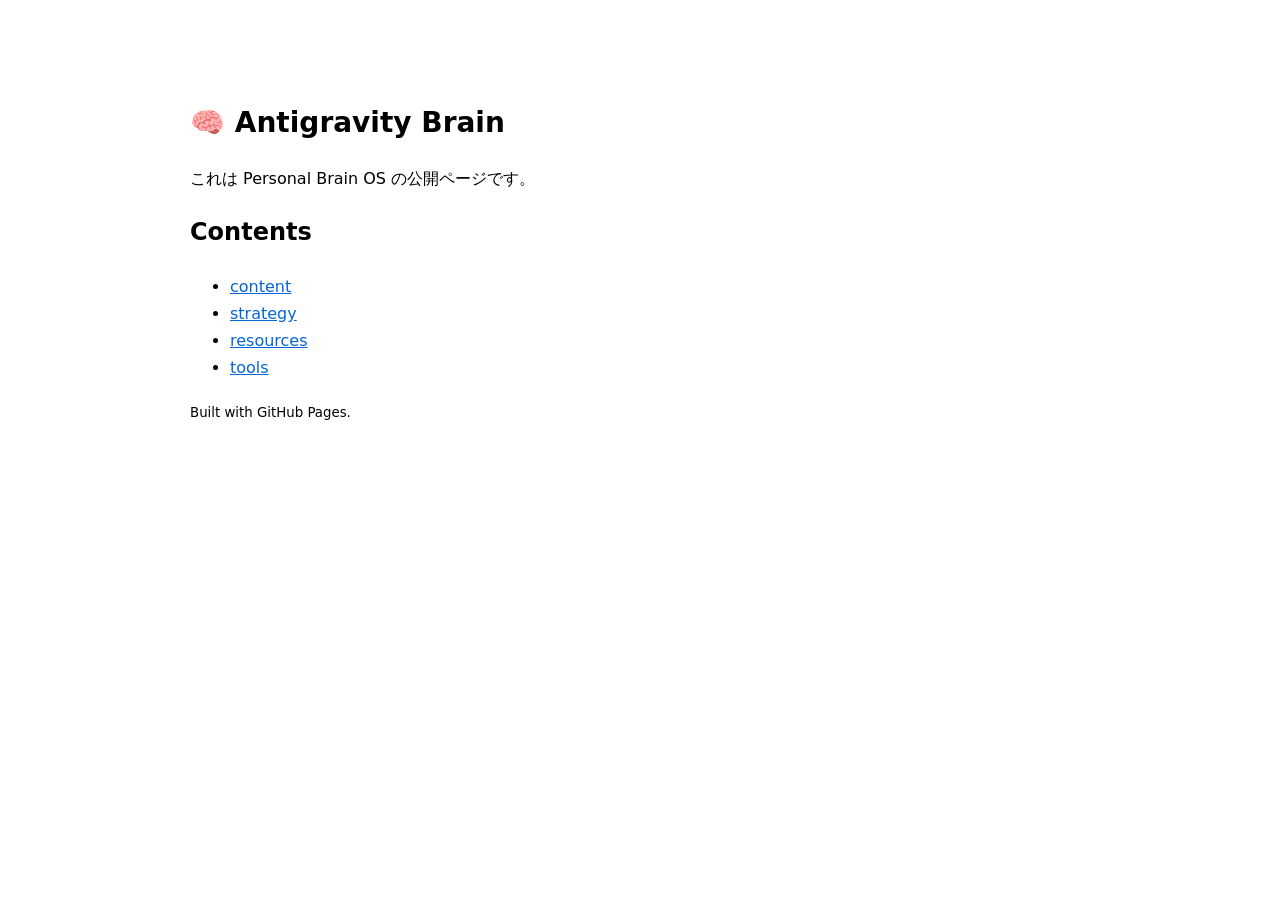
<file: index.html>
<!doctype html>
<html lang="ja">
<head>
<meta charset="utf-8">
<meta name="viewport" content="width=device-width, initial-scale=1">
<title>Antigravity Brain</title>

<style>
body {
  font-family: -apple-system, system-ui, sans-serif;
  max-width: 900px;
  margin: 60px auto;
  line-height: 1.7;
  padding: 20px;
}
h1 { font-size: 28px; }
a { color: #0366d6; }
</style>
</head>

<body>

<h1>🧠 Antigravity Brain</h1>

<p>これは Personal Brain OS の公開ページです。</p>

<h2>Contents</h2>
<ul>
<li><a href="./content/">content</a></li>
<li><a href="./strategy/">strategy</a></li>
<li><a href="./resources/">resources</a></li>
<li><a href="./tools/">tools</a></li>
</ul>

<p><small>Built with GitHub Pages.</small></p>

</body>
</html>
</file>
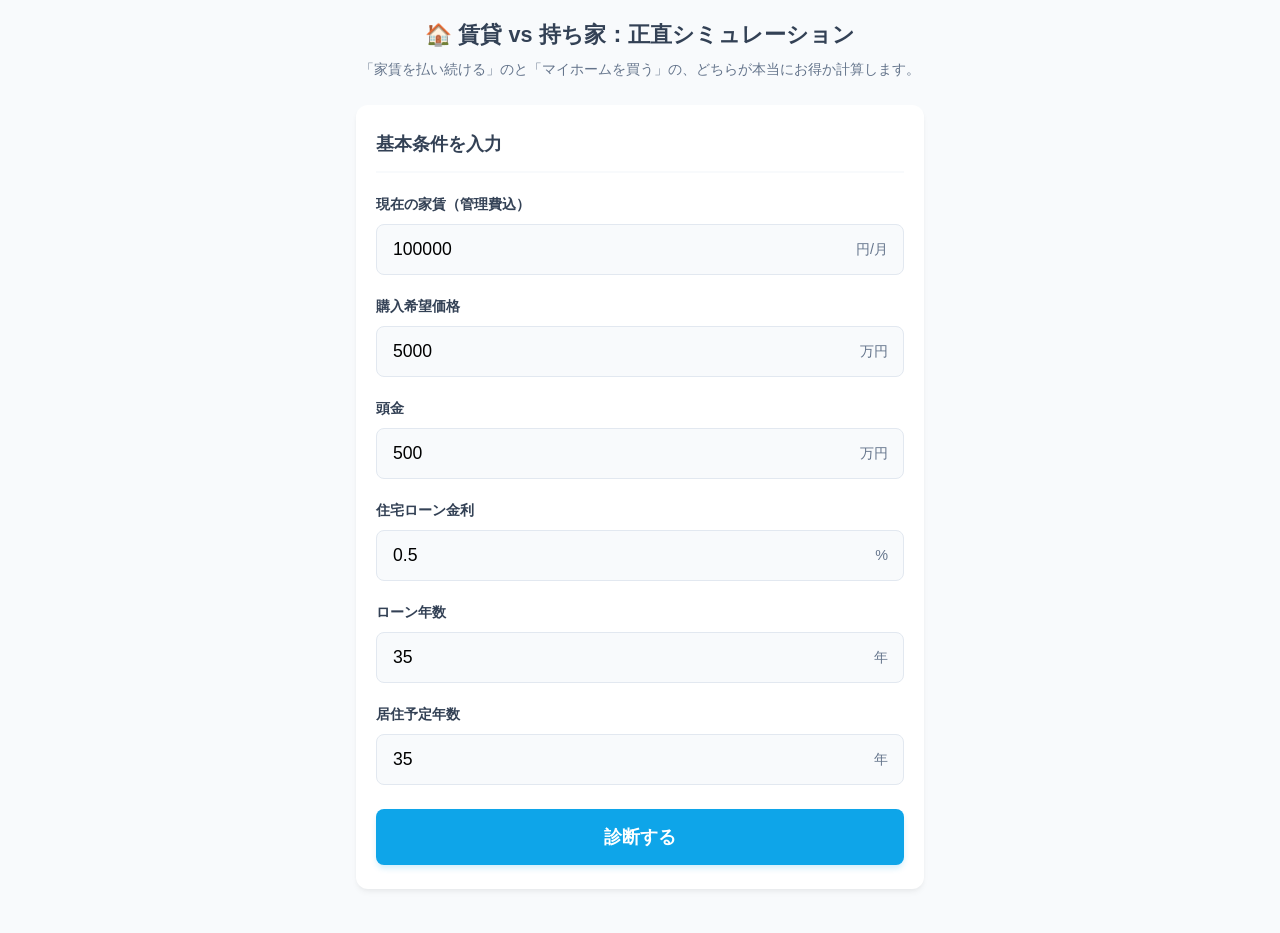
<file: tools/rent_vs_buy_v2/web/index.html>
<!DOCTYPE html>
<html lang="ja">

<head>
    <meta charset="UTF-8">
    <meta name="viewport" content="width=device-width, initial-scale=1.0">
    <title>賃貸 vs 持ち家 シミュレーション | マイホーム診断</title>
    <link rel="stylesheet" href="style.css">
</head>

<body>
    <div class="app-wrapper">
        <header class="app-header">
            <h1>🏠 賃貸 vs 持ち家：正直シミュレーション</h1>
            <p class="app-subtitle">「家賃を払い続ける」のと「マイホームを買う」の、どちらが本当にお得か計算します。</p>
        </header>

        <main class="container">
            <!-- 入力セクション -->
            <section class="input-section">
                <h2>基本条件を入力</h2>

                <div class="input-grid">
                    <div class="input-group">
                        <label for="current-rent">現在の家賃（管理費込）</label>
                        <div class="input-wrapper">
                            <input type="number" id="current-rent" value="100000" step="1000">
                            <span class="unit">円/月</span>
                        </div>
                    </div>

                    <div class="input-group">
                        <label for="buy-price">購入希望価格</label>
                        <div class="input-wrapper">
                            <input type="number" id="buy-price" value="5000">
                            <span class="unit">万円</span>
                        </div>
                    </div>

                    <div class="input-group">
                        <label for="down-payment">頭金</label>
                        <div class="input-wrapper">
                            <input type="number" id="down-payment" value="500">
                            <span class="unit">万円</span>
                        </div>
                    </div>

                    <div class="input-group">
                        <label for="interest-rate">住宅ローン金利</label>
                        <div class="input-wrapper">
                            <input type="number" id="interest-rate" value="0.5" step="0.1">
                            <span class="unit">%</span>
                        </div>
                    </div>

                    <div class="input-group">
                        <label for="loan-term">ローン年数</label>
                        <div class="input-wrapper">
                            <input type="number" id="loan-term" value="35">
                            <span class="unit">年</span>
                        </div>
                    </div>

                    <div class="input-group">
                        <label for="years-owned">居住予定年数</label>
                        <div class="input-wrapper">
                            <input type="number" id="years-owned" value="35">
                            <span class="unit">年</span>
                        </div>
                    </div>
                </div>

                <button id="calc-button" class="btn-primary">診断する</button>
            </section>

            <!-- 結果サマリー -->
            <section id="result-section" class="result-section" style="display: none;">
                <div id="result-card" class="result-card">
                    <div class="result-diff-label">差額</div>
                    <div id="result-diff-value" class="result-diff-value">¥---</div>
                    <div id="result-conclusion" class="result-conclusion">結論：---</div>
                    <div id="result-reason" class="result-reason">理由：---</div>
                    <div id="result-breakeven" class="result-breakeven">損益分岐点：---</div>
                </div>

                <!-- 住宅判断タイプ (将来接続用プレースホルダー) -->
                <div id="type-diagnosis-placeholder" class="placeholder-box">
                    <p class="placeholder-title">【将来連携】住宅判断タイプ（type_diagnosis）</p>
                    <p class="placeholder-desc">タイプ診断結果がここに表示されます</p>
                </div>

                <!-- CTA -->
                <div class="cta-section">
                    <button id="cta-recalc" class="btn-secondary">条件を変えて再診断</button>
                    <!-- loan_safety 将来接続用 -->
                    <button id="cta-loan-safety" class="btn-primary btn-large">
                        借りられる目安チェック（loan_safety等へ）<span class="arrow">›</span>
                    </button>
                </div>

                <!-- LINE連携 (将来接続用プレースホルダー) -->
                <div id="line-integration-placeholder" class="placeholder-box">
                    <p class="placeholder-title">【将来連携】LINEで結果を保存</p>
                    <p class="placeholder-desc">LINE連携導線がここに表示されます</p>
                </div>
            </section>
        </main>
    </div>
    <script src="app.js"></script>
</body>

</html>
</file>
<file: tools/rent_vs_buy_v2/web/style.css>
:root {
    --primary-color: #0ea5e9;
    --primary-hover: #0284c7;
    --text-main: #334155;
    --text-muted: #64748b;
    --bg-main: #f8fafc;
    --bg-card: #ffffff;
    --border-color: #e2e8f0;
    --win-buy: #10b981;
    --win-rent: #f59e0b;
}

* {
    box-sizing: border-box;
    margin: 0;
    padding: 0;
}

body {
    font-family: -apple-system, BlinkMacSystemFont, "Segoe UI", Roboto, "Helvetica Neue", Arial, sans-serif;
    background-color: var(--bg-main);
    color: var(--text-main);
    line-height: 1.6;
    -webkit-font-smoothing: antialiased;
}

.app-wrapper {
    max-width: 600px;
    margin: 0 auto;
    padding: 20px 16px;
}

.app-header {
    text-align: center;
    margin-bottom: 24px;
}

.app-header h1 {
    font-size: 1.35rem;
    margin-bottom: 8px;
    line-height: 1.4;
}

.app-subtitle {
    font-size: 0.9rem;
    color: var(--text-muted);
}

.input-section {
    background: var(--bg-card);
    padding: 24px 20px;
    border-radius: 12px;
    box-shadow: 0 4px 6px -1px rgba(0, 0, 0, 0.05), 0 2px 4px -1px rgba(0, 0, 0, 0.03);
    margin-bottom: 24px;
}

.input-section h2 {
    font-size: 1.15rem;
    margin-bottom: 20px;
    border-bottom: 2px solid var(--bg-main);
    padding-bottom: 12px;
}

.input-grid {
    display: grid;
    grid-template-columns: 1fr;
    gap: 20px;
    margin-bottom: 24px;
}

.input-group {
    display: flex;
    flex-direction: column;
}

.input-group label {
    font-weight: 600;
    font-size: 0.9rem;
    margin-bottom: 8px;
    color: var(--text-main);
}

.input-wrapper {
    position: relative;
    display: flex;
    align-items: center;
}

.input-wrapper input {
    width: 100%;
    padding: 14px 60px 14px 16px;
    border: 1px solid var(--border-color);
    border-radius: 8px;
    font-size: 1.1rem;
    outline: none;
    transition: all 0.2s;
    background: var(--bg-main);
}

.input-wrapper input:focus {
    border-color: var(--primary-color);
    background: var(--bg-card);
    box-shadow: 0 0 0 3px rgba(14, 165, 233, 0.1);
}

.input-wrapper .unit {
    position: absolute;
    right: 16px;
    color: var(--text-muted);
    font-size: 0.9rem;
    pointer-events: none;
}

.btn-primary,
.btn-secondary {
    display: block;
    width: 100%;
    padding: 16px;
    border: none;
    border-radius: 8px;
    font-size: 1.1rem;
    font-weight: bold;
    cursor: pointer;
    text-align: center;
    transition: all 0.2s;
}

.btn-primary {
    background-color: var(--primary-color);
    color: white;
    box-shadow: 0 4px 6px -1px rgba(14, 165, 233, 0.2);
}

.btn-primary:active {
    transform: translateY(2px);
    box-shadow: none;
}

.btn-secondary {
    background-color: white;
    color: var(--text-main);
    border: 1px solid var(--border-color);
    padding: 12px;
    font-size: 1rem;
}

.btn-secondary:active {
    background-color: #f1f5f9;
}

.btn-large {
    padding: 18px;
    font-size: 1.15rem;
    margin-top: 16px;
}

.arrow {
    margin-left: 8px;
}

.result-section {
    display: flex;
    flex-direction: column;
    gap: 20px;
}

.result-card {
    background: var(--bg-card);
    padding: 28px 20px;
    border-radius: 16px;
    box-shadow: 0 10px 15px -3px rgba(0, 0, 0, 0.1), 0 4px 6px -2px rgba(0, 0, 0, 0.05);
    text-align: center;
    border-top: 6px solid var(--border-color);
}

.result-card.win-buy {
    border-top-color: var(--win-buy);
}

.result-card.win-rent {
    border-top-color: var(--win-rent);
}

.result-diff-label {
    font-size: 0.9rem;
    color: var(--text-muted);
    margin-bottom: 6px;
    font-weight: bold;
}

.result-diff-value {
    font-size: 2.5rem;
    font-weight: 800;
    margin-bottom: 20px;
    letter-spacing: -0.05em;
}

.win-buy .result-diff-value {
    color: var(--win-buy);
}

.win-rent .result-diff-value {
    color: var(--win-rent);
}

.result-conclusion {
    font-size: 1.3rem;
    font-weight: bold;
    margin-bottom: 12px;
    padding: 12px;
    background: var(--bg-main);
    border-radius: 8px;
}

.result-reason {
    font-size: 1rem;
    color: var(--text-main);
    margin-bottom: 12px;
    line-height: 1.5;
}

.result-breakeven {
    font-size: 0.95rem;
    color: var(--text-muted);
    display: inline-block;
    padding: 6px 12px;
    background: #f1f5f9;
    border-radius: 99px;
}

.placeholder-box {
    background: #e2e8f0;
    border: 2px dashed #94a3b8;
    border-radius: 12px;
    padding: 24px;
    text-align: center;
}

.placeholder-title {
    font-weight: bold;
    font-size: 0.95rem;
    color: #475569;
}

.placeholder-desc {
    font-size: 0.85rem;
    color: #64748b;
    margin-top: 8px;
}

.cta-section {
    display: flex;
    flex-direction: column;
    gap: 12px;
    margin-top: 8px;
}
</file>
